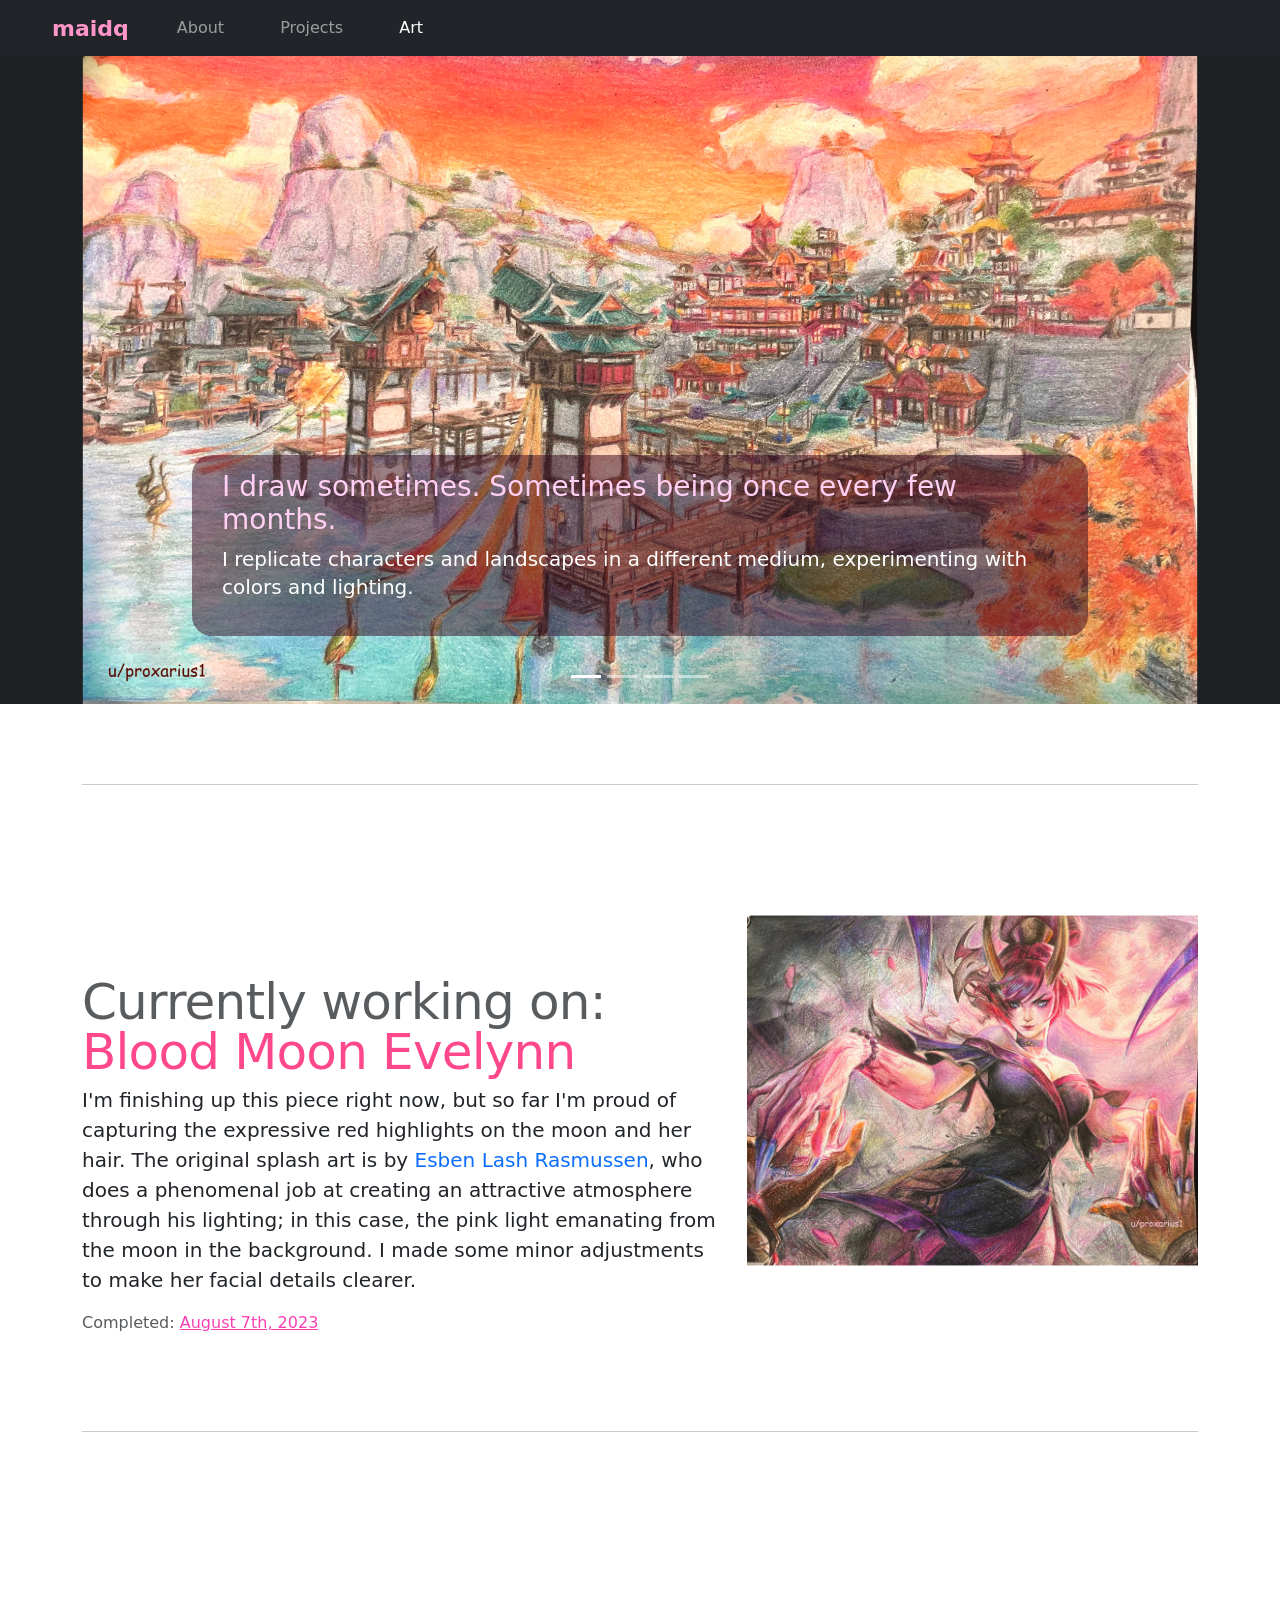
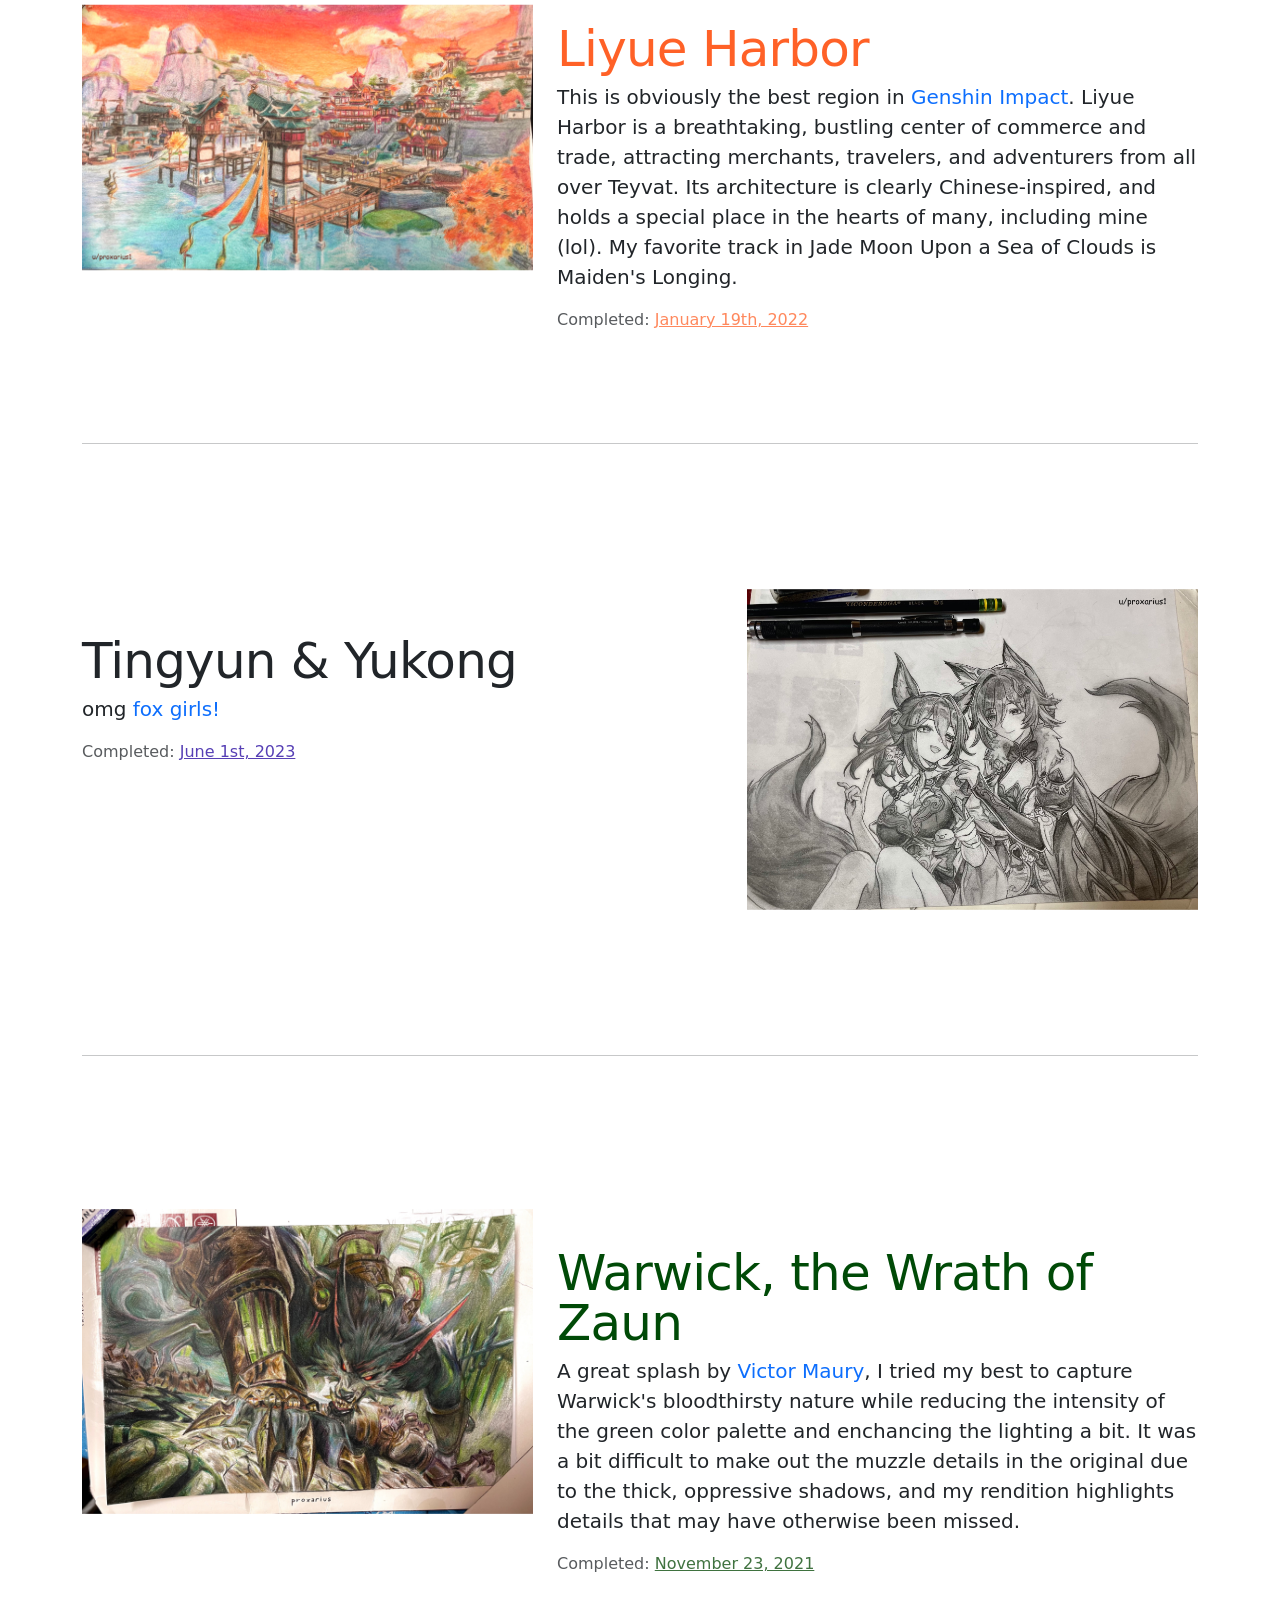
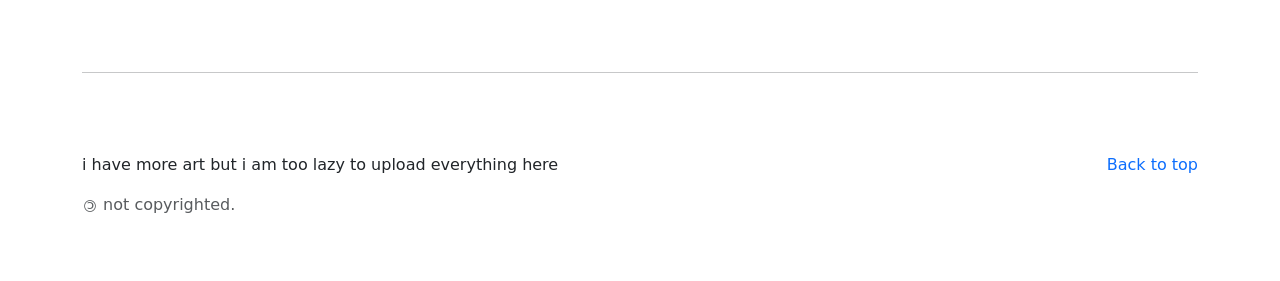
<file: art.html>
<!doctype html>
<html lang="en" data-bs-theme="auto">
  <head>
    <meta charset="utf-8">
    <meta name="viewport" content="width=device-width, initial-scale=1">
    <title>art</title>
    <link rel="shortcut icon" href="images/madoka.png">
    <link href="styles/assets/dist/css/bootstrap.min.css" rel="stylesheet">
    <link href="https://fonts.googleapis.com/css2?family=Space+Grotesk:wght@400;500;600;700&display=swap" rel="stylesheet">
    <link href="styles/art.css" rel="stylesheet">
    
    <!-- Custom styles for this template -->
    <link href="styles/art.css" rel="stylesheet">
  </head>
  <body>  
    <header data-bs-theme="dark">
      
      <nav class="navbar navbar-expand-md navbar-dark fixed-top bg-dark">
        <div class="container-fluid">
          <a class="rpad maidq-text" href="index.html">maidq</a>
          
          
          <ul class="navbar-nav me-auto mb-2 mb-md-0">
            <li class="nav-item">
              <a class="nav-link rpad" href="index.html">About</a>
            </li>
            <li class="nav-item">
              <a class="nav-link rpad" href="projects.html">Projects</a>
            </li>
            <li class="nav-item">
              <a class="nav-link active rpad" aria-current="page" href="art.html">Art</a>
            </li>
          </ul>
          
        </div>
      </nav>
    </header>

    <main>
      <div id="viewer" onclick="closeViewer()"></div>
      <div id="myCarousel" class="carousel slide mb-6" data-bs-ride="carousel" data-bs-theme="light">
        <div class="carousel-indicators">
          <button type="button" data-bs-target="#myCarousel" data-bs-slide-to="0" class="active" aria-current="true" aria-label="Slide 1"></button>
          <button type="button" data-bs-target="#myCarousel" data-bs-slide-to="1" aria-label="Slide 2"></button>
          <button type="button" data-bs-target="#myCarousel" data-bs-slide-to="2" aria-label="Slide 3"></button>
          <button type="button" data-bs-target="#myCarousel" data-bs-slide-to="3" aria-label="Slide 4"></button>
        </div>
        <div class="carousel-inner">
          <div class="carousel-item active">
            <svg class="bd-placeholder-img" width="100%" height="100%" aria-hidden="true" preserveAspectRatio="xMidYMid slice" focusable="false">
              <rect width="100%" height="100%" fill="#1e2124"/>
              <image id="liyue" class="fadein" xlink:href="images/liyue.jpg" width="100%" height="100%"></image>
            </svg>
  
            <div class="container">
              <div class="carousel-caption text-start">
                <div class="captionBg fadein">
                  <h3 style="color: rgb(255, 208, 243)">I draw sometimes. Sometimes being once every few months.</h3>
                  <p class="opacity-85">I replicate characters and landscapes in a different medium, experimenting with colors and lighting.</p>
                </div>
              </div>
            </div>
          </div>
          <div class="carousel-item">
            <svg class="bd-placeholder-img" width="100%" height="100%" xmlns="http://www.w3.org/2000/svg" aria-hidden="true" preserveAspectRatio="xMidYMid slice" focusable="false">
              <rect width="100%" height="100%" fill="#1e2124"/>
              <image id="ting" class="fadein" xlink:href="images/ting.jpg" width="100%" height="100%"></image>
            </svg>
            <div class="container">
              <div class="carousel-caption">
                <div class="captionBg">
                  <h3 style="color: rgb(251, 211, 235)">I draw a lot of cartoon women.</h3>
                  <p class="opacity-85">...</p>
                </div>
              </div>
            </div>
          </div>
          <div class="carousel-item">
            <svg class="bd-placeholder-img" width="100%" height="100%" xmlns="http://www.w3.org/2000/svg" aria-hidden="true" preserveAspectRatio="xMidYMid slice" focusable="false">
              <rect width="100%" height="100%" fill="#1e2124"/>
              <image id="wick" class="fadein" xlink:href="images/wolf.jpg" width="100%" height="100%"></image>
            </svg>
            <div class="container">
              <div class="carousel-caption text-end">
                <div class="captionBg">
                  <h3 style="color: rgb(255, 185, 237)">This is just a hobby. No commissions.</h3>
                  <p class="opacity-85">There are no benefits besides stress relief.</p>
                </div>
              </div>
            </div>
          </div>
          <div class="carousel-item">
            <svg class="bd-placeholder-img" width="100%" height="100%" xmlns="http://www.w3.org/2000/svg" aria-hidden="true" preserveAspectRatio="xMidYMid slice" focusable="false">
              <rect width="100%" height="100%" fill="#1e2124"/>
              <image id="wick" class="fadein" xlink:href="images/depression.png" width="100%" height="100%"></image>
            </svg>
            <div class="container">
              <div class="carousel-caption text-end">
                <div class="captionBg">
                  <h3 style="color: rgb(255, 239, 251)">Saddest achievement ever.</h3>
                  <p class="opacity-85">This feels like a self-report.</p>
                  <a style="color: rgb(255, 198, 224);" href="https://www.reddit.com/user/proxarius1" target="_blank">https://www.reddit.com/user/proxarius1</a>
                </div>
              </div>
            </div>
          </div>
        </div>
        <button class="carousel-control-prev" type="button" data-bs-target="#myCarousel" data-bs-slide="prev">
          <span class="carousel-control-prev-icon" aria-hidden="true"></span>
          <span class="visually-hidden">Previous</span>
        </button>
        <button class="carousel-control-next" type="button" data-bs-target="#myCarousel" data-bs-slide="next">
          <span class="carousel-control-next-icon" aria-hidden="true"></span>
          <span class="visually-hidden">Next</span>
        </button>
      </div>


      <!-- Marketing messaging and featurettes
      ================================================== -->
      <!-- Wrap the rest of the page in another container to center all the content. -->

      <div class="container marketing">

        <!-- START THE FEATURETTES -->

        <hr class="featurette-divider">

        <div class="row featurette">
          <div class="col-md-7">
            <!-- <span class="text-body-secondary"></span> -->
            <h2 style="color:rgb(255, 72, 139);" class="featurette-heading fw-normal lh-1"><span class="text-body-secondary">Currently working on: <br></span>Blood Moon Evelynn</h2>
            <p class="lead">I'm finishing up this piece right now, but so far I'm proud of capturing the expressive red highlights on the moon and her hair. The original splash art is by <a href="https://www.deviantart.com/esbenlash/art/Bloodmoon-Evelynn-810010946", target="_blank">Esben Lash Rasmussen</a>, who does a phenomenal job at creating an attractive atmosphere through his lighting; in this case, the pink light emanating from the moon in the background. I made some minor adjustments to make her facial details clearer.</p>
            <p class="opacity-75">Completed: <a href="https://www.reddit.com/r/EvelynnMains/comments/15kzs4v/i_drew_blood_moon_eve_again_after_a_few_years/" target="_blank" style="color: rgb(250, 0, 154); text-decoration: underline;">August 7th, 2023</a></p>
          </div>
          <div class="col-md-5">
            <svg class="bd-placeholder-img bd-placeholder-img-lg featurette-image img-fluid mx-auto" width="500" height="500" role="img" preserveAspectRatio="xMidYMid slice" focusable="false">
              <title>Click to view</title>
              <image onclick="openViewer('eve1.jpg')" class="grow" xlink:href="images/eve1.jpg" width="100%" height="100%"></image>
            </svg>
             
          </div>
        </div>

        <hr class="featurette-divider">

        <div class="row featurette">
          <div class="col-md-7 order-md-2">
            <h2 style="color: rgb(255, 97, 39)" class="featurette-heading fw-normal lh-1">Liyue Harbor</h2>
            <p class="lead">This is obviously the best region in <a href="https://genshin-impact.fandom.com/wiki/Liyue_Harbor" target="_blank">Genshin Impact</a>. Liyue Harbor is a breathtaking, bustling center of commerce and trade, attracting merchants, travelers, and adventurers from all over Teyvat. Its architecture is clearly Chinese-inspired, and holds a special place in the hearts of many, including mine (lol). My favorite track in Jade Moon Upon a Sea of Clouds is Maiden's Longing.</p>
            <p class="opacity-75">Completed: <a href="https://www.reddit.com/r/Genshin_Impact/comments/s7z49a/i_drew_liyue_harbor_with_colored_pencils/" target="_blank" style="color: rgb(255, 97, 39); text-decoration: underline;">January 19th, 2022</a></p>
          </div>
          <div class="col-md-5 order-md-1">
            <svg class="bd-placeholder-img bd-placeholder-img-lg featurette-image img-fluid mx-auto" width="500" height="500" role="img" preserveAspectRatio="xMidYMid slice" focusable="false">
              <title>Click to view</title>
              <image onclick="openViewer('liyue.jpg')" class="grow" xlink:href="images/liyue.jpg" width="100%" height="100%"></image>
            </svg>
          </div>
        </div>

        <hr class="featurette-divider">

        <div class="row featurette">
          <div class="col-md-7">
            <h2 class="featurette-heading fw-normal lh-1">Tingyun & Yukong</h2>
            <p class="lead">omg <a href="https://www.bilibili.com/opus/770558381971734695" target="_blank">fox girls!</a></p>
            <p class="opacity-75">Completed: <a href="https://www.reddit.com/r/HonkaiStarRail/comments/13y12r9/some_shading_practice_with_tingyun_and_yukong/" target="_blank" style="color: rgb(31, 0, 157); text-decoration: underline;">June 1st, 2023</a></p>
          </div>
          <div class="col-md-5">
            <svg class="bd-placeholder-img bd-placeholder-img-lg featurette-image img-fluid mx-auto" width="500" height="500" role="img" preserveAspectRatio="xMidYMid slice" focusable="false">
              <title>Click to view</title>
              <image onclick="openViewer('ting.jpg')" class="grow" xlink:href="images/ting.jpg" width="100%" height="100%"></image>
            </svg>
          </div>
        </div>

        <hr class="featurette-divider">

        <div class="row featurette">
          <div class="col-md-7 order-md-2">
            <h2 style="color: rgb(0, 74, 7)" class="featurette-heading fw-normal lh-1">Warwick, the Wrath of Zaun</h2>
            <p class="lead">A great splash by <a href="https://www.artstation.com/artwork/xwzL2" target="_blank">Victor Maury</a>, I tried my best to capture Warwick's bloodthirsty nature while reducing the intensity of the green color palette and enchancing the lighting a bit. It was a bit difficult to make out the muzzle details in the original due to the thick, oppressive shadows, and my rendition highlights details that may have otherwise been missed.</p>
            <p class="opacity-75">Completed: <a href="https://www.reddit.com/r/Genshin_Impact/comments/s7z49a/i_drew_liyue_harbor_with_colored_pencils/" target="_blank" style="color: rgb(0, 68, 0); text-decoration: underline;">November 23, 2021</a></p>
          </div>
          <div class="col-md-5 order-md-1">
            <svg class="bd-placeholder-img bd-placeholder-img-lg featurette-image img-fluid mx-auto" width="500" height="500" role="img" preserveAspectRatio="xMidYMid slice" focusable="false">
              <title>Click to view</title>
              <image onclick="openViewer('wolf.jpg')" class="grow" xlink:href="images/wolf.jpg" width="100%" height="100%"></image>
            </svg>
          </div>
        </div>

        <hr class="featurette-divider">
        

        <!-- /END THE FEATURETTES -->

      </div><!-- /.container -->


      <!-- FOOTER -->
      <footer class="container">
        <p class="float-end"><a href="#top">Back to top</a></p>
        <p>i have more art but i am too lazy to upload everything here</p>
        <p class="opacity-75"><span style="display:inline-block; transform: rotate(180deg);">&copy;</span> not copyrighted.</p>
      </footer>
    </main>
    
    <script src="styles/assets/dist/js/bootstrap.bundle.min.js"></script>
    <script src="art.js"></script>
  </body>
</html>
</file>
<file: styles/art.css>
/* GLOBAL STYLES
-------------------------------------------------- */
/* Padding below the footer and lighter body text */

body {
  padding-top: 3rem;
  padding-bottom: 3rem;
  color: rgb(var(--bs-tertiary-color-rgb));
}


/* CUSTOMIZE THE CAROUSEL
-------------------------------------------------- */

/* Carousel base class */
.carousel {
  margin-bottom: 4rem;
}
/* Since positioning the image, we need to help out the caption */
.carousel-caption {
  bottom: 3rem;
  z-index: 10;
}

/* Declare heights because of positioning of img element */
.carousel-item {
  height: 41rem;
}


/* MARKETING CONTENT
-------------------------------------------------- */

/* Center align the text within the three columns below the carousel */
.marketing .col-lg-4 {
  margin-bottom: 1.5rem;
  text-align: center;
}
/* rtl:begin:ignore */
.marketing .col-lg-4 p {
  margin-right: .75rem;
  margin-left: .75rem;
}
/* rtl:end:ignore */


/* Featurettes
------------------------- */

.featurette-divider {
  margin: 5rem 0; /* Space out the Bootstrap <hr> more */
}

/* Thin out the marketing headings */
/* rtl:begin:remove */
.featurette-heading {
  letter-spacing: -.05rem;
}

/* rtl:end:remove */

/* RESPONSIVE CSS
-------------------------------------------------- */

@media (min-width: 40em) {
  /* Bump up size of carousel content */
  .carousel-caption p {
    margin-bottom: 1.25rem;
    font-size: 1.25rem;
    line-height: 1.4;
  }

  .featurette-heading {
    font-size: 50px;
  }
}

@media (min-width: 62em) {
  .featurette-heading {
    margin-top: 7rem;
  }
}

.bd-placeholder-img {
  font-size: 1.125rem;
  text-anchor: middle;
  -webkit-user-select: none;
  -moz-user-select: none;
  user-select: none;
}

@media (min-width: 768px) {
  .bd-placeholder-img-lg {
    font-size: 3.5rem;
  }
}

.b-example-divider {
  width: 100%;
  height: 3rem;
  background-color: rgba(0, 0, 0, .1);
  border: solid rgba(0, 0, 0, .15);
  border-width: 1px 0;
  box-shadow: inset 0 .5em 1.5em rgba(0, 0, 0, .1), inset 0 .125em .5em rgba(0, 0, 0, .15);
}

.b-example-vr {
  flex-shrink: 0;
  width: 1.5rem;
  height: 100vh;
}

.bi {
  vertical-align: -.125em;
  fill: currentColor;
}

.nav-scroller {
  position: relative;
  z-index: 2;
  height: 2.75rem;
  overflow-y: hidden;
}

.nav-scroller .nav {
  display: flex;
  flex-wrap: nowrap;
  padding-bottom: 1rem;
  margin-top: -1px;
  overflow-x: auto;
  text-align: center;
  white-space: nowrap;
  -webkit-overflow-scrolling: touch;
}

.btn-bd-primary {
  --bd-violet-bg: #712cf9;
  --bd-violet-rgb: 112.520718, 44.062154, 249.437846;

  --bs-btn-font-weight: 600;
  --bs-btn-color: var(--bs-white);
  --bs-btn-bg: var(--bd-violet-bg);
  --bs-btn-border-color: var(--bd-violet-bg);
  --bs-btn-hover-color: var(--bs-white);
  --bs-btn-hover-bg: #6528e0;
  --bs-btn-hover-border-color: #6528e0;
  --bs-btn-focus-shadow-rgb: var(--bd-violet-rgb);
  --bs-btn-active-color: var(--bs-btn-hover-color);
  --bs-btn-active-bg: #5a23c8;
  --bs-btn-active-border-color: #5a23c8;
}
.bd-mode-toggle {
  z-index: 1500;
}

/* --------------------------------- */

a {
  text-decoration: none;
}

.rpad {
  margin-left: 40px;
}

.grow {
  transition: transform 0.5s ease;
}
.grow:hover {
  transform: scale(1.005);
}


.captionBg {
  display: inline-block;
  padding: 15px 30px 15px;
  background-color: rgba(52, 7, 29, 0.5);
  border-radius: 20px;
}

.fadein { animation: fadein 1s; }
@keyframes fadein {
  from { opacity: 0; }
  to   { opacity: 1; }
}

#viewer {
  display: none;
  z-index: 100;
  position: fixed;
  width: 100vw;
  height: 100vh;
  background-color: rgb(0, 0, 0, 0.8);
}

.maidq-text {
  text-decoration: none;
  color:rgb(255, 149, 200);
  font-weight: bold;
  font-size: 22px;
  transition: color 4s ease;
}
.maidq-text:hover {
  color: rgb(255, 38, 194);
}
</file>
